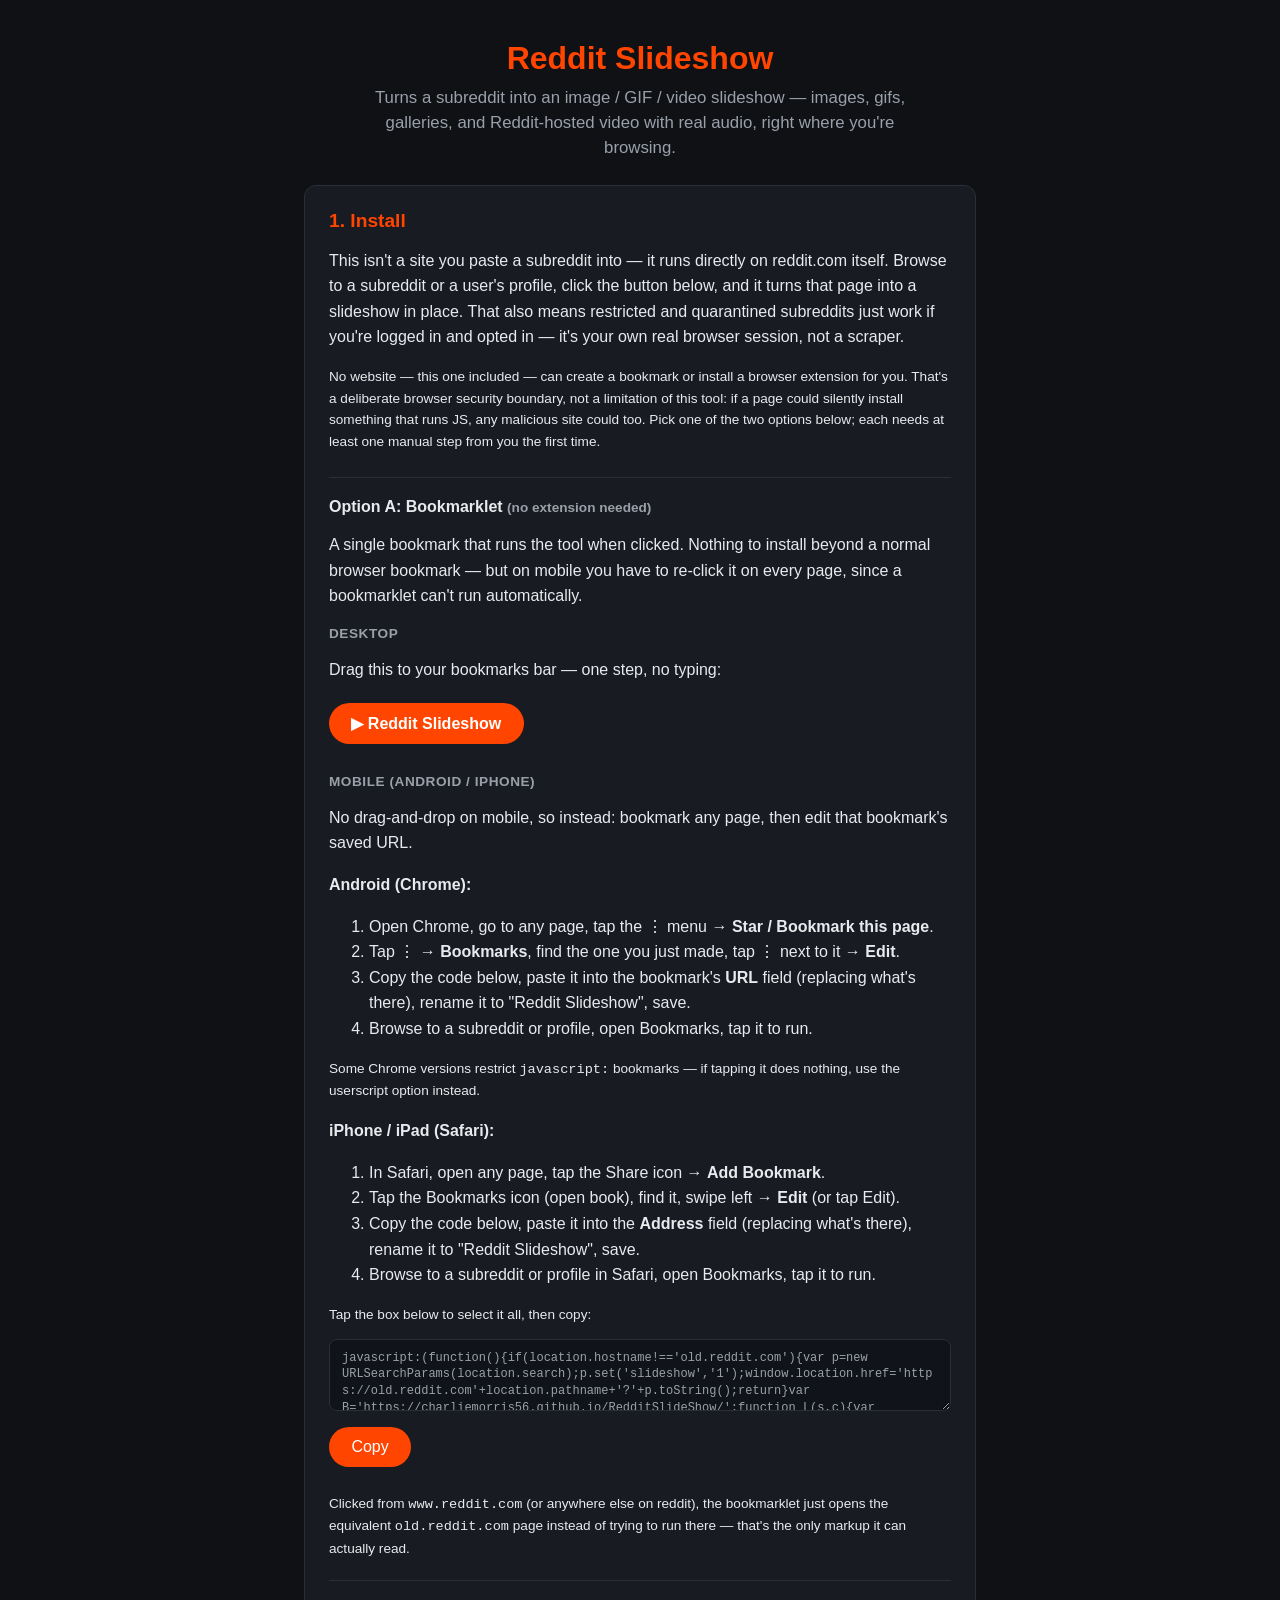
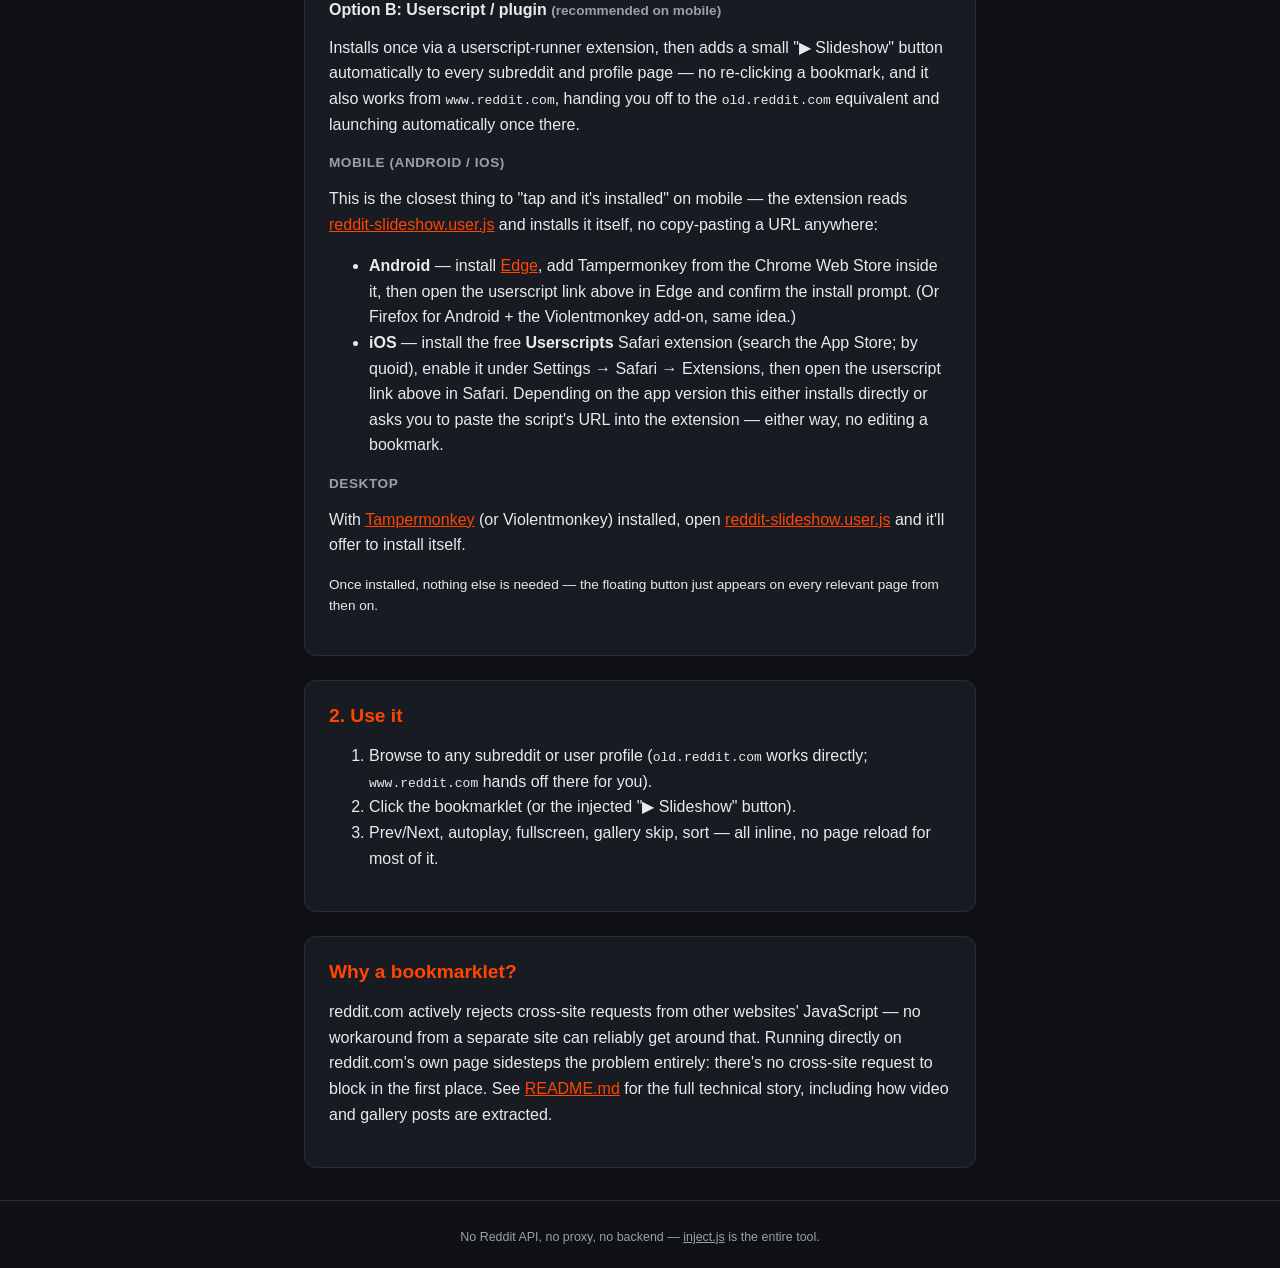
<file: RedditSlideShow/index.html>
<!DOCTYPE html>
<html lang="en">
<head>
<meta charset="UTF-8">
<meta name="viewport" content="width=device-width, initial-scale=1.0">
<title>Reddit Slideshow</title>
<link rel="stylesheet" href="style.css">
</head>
<body>

  <header class="hero">
    <h1>Reddit Slideshow</h1>
    <p class="tagline">
      Turns a subreddit into an image / GIF / video slideshow &mdash; images, gifs, galleries,
      and Reddit-hosted video with real audio, right where you're browsing.
    </p>
  </header>

  <main>
    <section class="card">
      <h2>1. Install</h2>
      <p>
        This isn't a site you paste a subreddit into &mdash; it runs directly on reddit.com
        itself. Browse to a subreddit or a user's profile, click the button below, and it turns
        that page into a slideshow in place. That also means restricted and quarantined
        subreddits just work if you're logged in and opted in &mdash; it's your own real browser
        session, not a scraper.
      </p>

      <p class="hint">
        No website &mdash; this one included &mdash; can create a bookmark or install a browser
        extension for you. That's a deliberate browser security boundary, not a limitation of
        this tool: if a page could silently install something that runs JS, any malicious site
        could too. Pick one of the two options below; each needs at least one manual step from
        you the first time.
      </p>

      <div class="install-option">
        <h3>Option A: Bookmarklet <span class="hint">(no extension needed)</span></h3>
        <p>
          A single bookmark that runs the tool when clicked. Nothing to install beyond a normal
          browser bookmark &mdash; but on mobile you have to re-click it on every page, since a
          bookmarklet can't run automatically.
        </p>

        <h4>Desktop</h4>
        <p>Drag this to your bookmarks bar &mdash; one step, no typing:</p>
        <a id="bookmarklet-link" class="bookmarklet-btn" href="#" onclick="return false;">▶ Reddit Slideshow</a>

        <h4>Mobile (Android / iPhone)</h4>
        <p>No drag-and-drop on mobile, so instead: bookmark any page, then edit that bookmark's saved URL.</p>
        <p><strong>Android (Chrome):</strong></p>
        <ol>
          <li>Open Chrome, go to any page, tap the ⋮ menu &rarr; <strong>Star / Bookmark this page</strong>.</li>
          <li>Tap ⋮ &rarr; <strong>Bookmarks</strong>, find the one you just made, tap ⋮ next to it &rarr; <strong>Edit</strong>.</li>
          <li>Copy the code below, paste it into the bookmark's <strong>URL</strong> field (replacing what's there), rename it to "Reddit Slideshow", save.</li>
          <li>Browse to a subreddit or profile, open Bookmarks, tap it to run.</li>
        </ol>
        <p class="hint">
          Some Chrome versions restrict <code>javascript:</code> bookmarks &mdash; if tapping it does
          nothing, use the userscript option instead.
        </p>
        <p><strong>iPhone / iPad (Safari):</strong></p>
        <ol>
          <li>In Safari, open any page, tap the Share icon &rarr; <strong>Add Bookmark</strong>.</li>
          <li>Tap the Bookmarks icon (open book), find it, swipe left &rarr; <strong>Edit</strong> (or tap Edit).</li>
          <li>Copy the code below, paste it into the <strong>Address</strong> field (replacing what's there), rename it to "Reddit Slideshow", save.</li>
          <li>Browse to a subreddit or profile in Safari, open Bookmarks, tap it to run.</li>
        </ol>
        <p class="hint">Tap the box below to select it all, then copy:</p>
        <textarea id="bookmarklet-code" class="code-box" readonly rows="3" onclick="this.select()"></textarea>
        <button id="copy-code-btn" type="button" class="bookmarklet-btn copy-btn">Copy</button>

        <p class="hint">
          Clicked from <code>www.reddit.com</code> (or anywhere else on reddit), the bookmarklet
          just opens the equivalent <code>old.reddit.com</code> page instead of trying to run
          there &mdash; that's the only markup it can actually read.
        </p>
      </div>

      <div class="install-option">
        <h3>Option B: Userscript / plugin <span class="hint">(recommended on mobile)</span></h3>
        <p>
          Installs once via a userscript-runner extension, then adds a small "▶ Slideshow"
          button automatically to every subreddit and profile page &mdash; no re-clicking a
          bookmark, and it also works from <code>www.reddit.com</code>, handing you off to the
          <code>old.reddit.com</code> equivalent and launching automatically once there.
        </p>

        <h4>Mobile (Android / iOS)</h4>
        <p>
          This is the closest thing to "tap and it's installed" on mobile &mdash; the extension
          reads <a href="reddit-slideshow.user.js">reddit-slideshow.user.js</a> and installs it
          itself, no copy-pasting a URL anywhere:
        </p>
        <ul>
          <li>
            <strong>Android</strong> &mdash; install
            <a href="https://edgemobileapp.microsoft.com/?adjustId=1mfkz3u3_1m6jnsdw" target="_blank" rel="noopener">Edge</a>,
            add Tampermonkey from the Chrome Web Store inside it, then open the userscript link
            above in Edge and confirm the install prompt. (Or Firefox for Android + the
            Violentmonkey add-on, same idea.)
          </li>
          <li>
            <strong>iOS</strong> &mdash; install the free <strong>Userscripts</strong> Safari
            extension (search the App Store; by quoid), enable it under
            Settings &rarr; Safari &rarr; Extensions, then open the userscript link above in
            Safari. Depending on the app version this either installs directly or asks you to
            paste the script's URL into the extension &mdash; either way, no editing a bookmark.
          </li>
        </ul>

        <h4>Desktop</h4>
        <p>
          With <a href="https://www.tampermonkey.net/" target="_blank" rel="noopener">Tampermonkey</a>
          (or Violentmonkey) installed, open
          <a href="reddit-slideshow.user.js">reddit-slideshow.user.js</a> and it'll offer to
          install itself.
        </p>

        <p class="hint">
          Once installed, nothing else is needed &mdash; the floating button just appears on
          every relevant page from then on.
        </p>
      </div>
    </section>

    <section class="card">
      <h2>2. Use it</h2>
      <ol>
        <li>Browse to any subreddit or user profile (<code>old.reddit.com</code> works directly; <code>www.reddit.com</code> hands off there for you).</li>
        <li>Click the bookmarklet (or the injected "▶ Slideshow" button).</li>
        <li>Prev/Next, autoplay, fullscreen, gallery skip, sort &mdash; all inline, no page reload for most of it.</li>
      </ol>
    </section>

    <section class="card">
      <h2>Why a bookmarklet?</h2>
      <p>
        reddit.com actively rejects cross-site requests from other websites' JavaScript &mdash;
        no workaround from a separate site can reliably get around that. Running directly on
        reddit.com's own page sidesteps the problem entirely: there's no cross-site request to
        block in the first place. See <a href="readme.html">README.md</a> for the full technical
        story, including how video and gallery posts are extracted.
      </p>
    </section>
  </main>

  <footer class="site-footer">
    <p>No Reddit API, no proxy, no backend &mdash; <a href="inject.js">inject.js</a> is the entire tool.</p>
  </footer>

<script>
  (function () {
    var BASE = "https://charliemorris56.github.io/RedditSlideShow/";
    var src =
      "javascript:(function(){if(location.hostname!=='old.reddit.com'){var p=new URLSearchParams(location.search);" +
      "p.set('slideshow','1');window.location.href='https://old.reddit.com'+location.pathname+'?'+p.toString();return}" +
      "var B='" + BASE + "';function L(s,c){var e=document.createElement('script');" +
      "e.src=s;e.onload=c;e.onerror=function(){alert('Reddit Slideshow: failed to load '+s)};" +
      "document.body.appendChild(e)}if(window.__redditSlideshowLoaded){window.__redditSlideshowToggle(true);" +
      "return}function C(){L(B+'inject.js?t='+Date.now(),function(){})}if(window.Hls){C()}else{" +
      "L(B+'vendor/hls.min.js',C)}})();";
    document.getElementById("bookmarklet-link").setAttribute("href", src);
    document.getElementById("bookmarklet-code").value = src;

    var copyBtn = document.getElementById("copy-code-btn");
    copyBtn.addEventListener("click", function () {
      var codeBox = document.getElementById("bookmarklet-code");
      var original = copyBtn.textContent;
      function done(ok) {
        copyBtn.textContent = ok ? "Copied!" : "Copy failed — select manually";
        setTimeout(function () {
          copyBtn.textContent = original;
        }, 1500);
      }
      if (navigator.clipboard && navigator.clipboard.writeText) {
        navigator.clipboard.writeText(src).then(function () {
          done(true);
        }, function () {
          codeBox.select();
          done(document.execCommand("copy"));
        });
      } else {
        codeBox.select();
        done(document.execCommand("copy"));
      }
    });
  })();
</script>
</body>
</html>
</file>
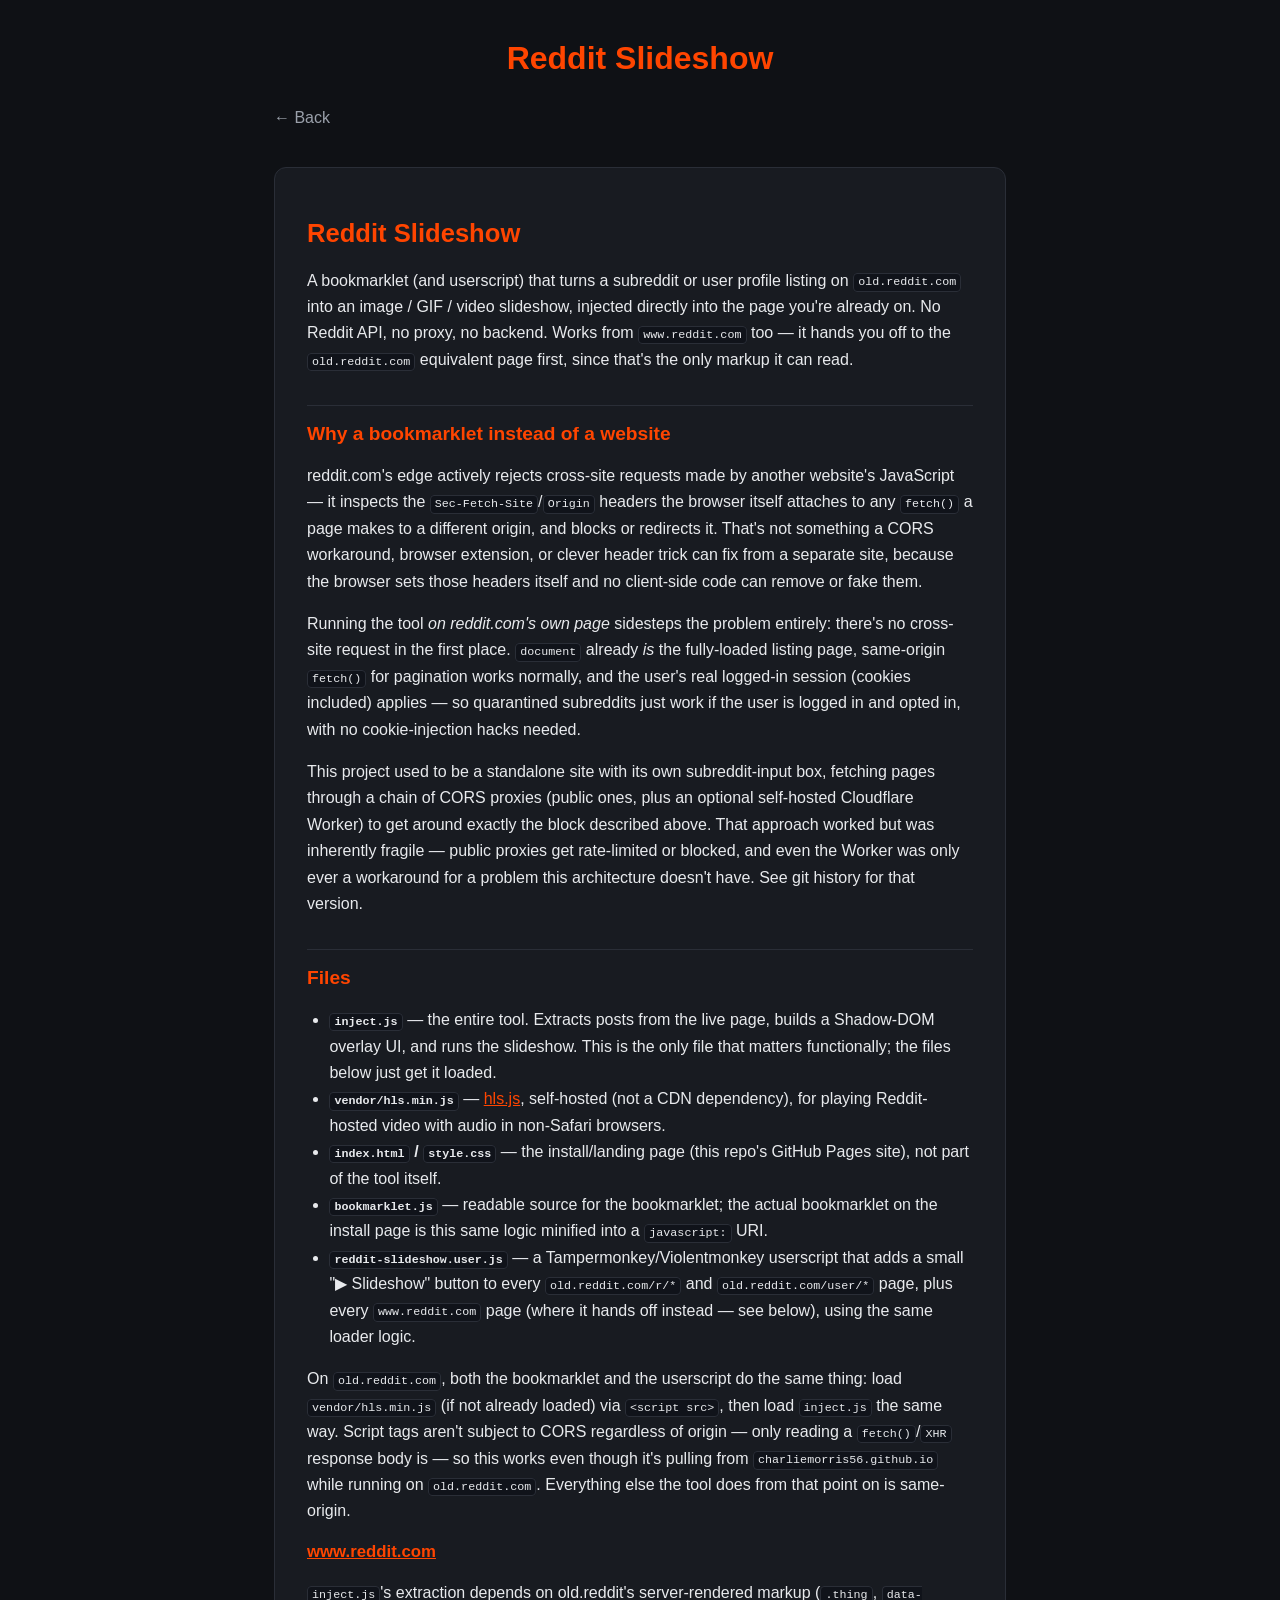
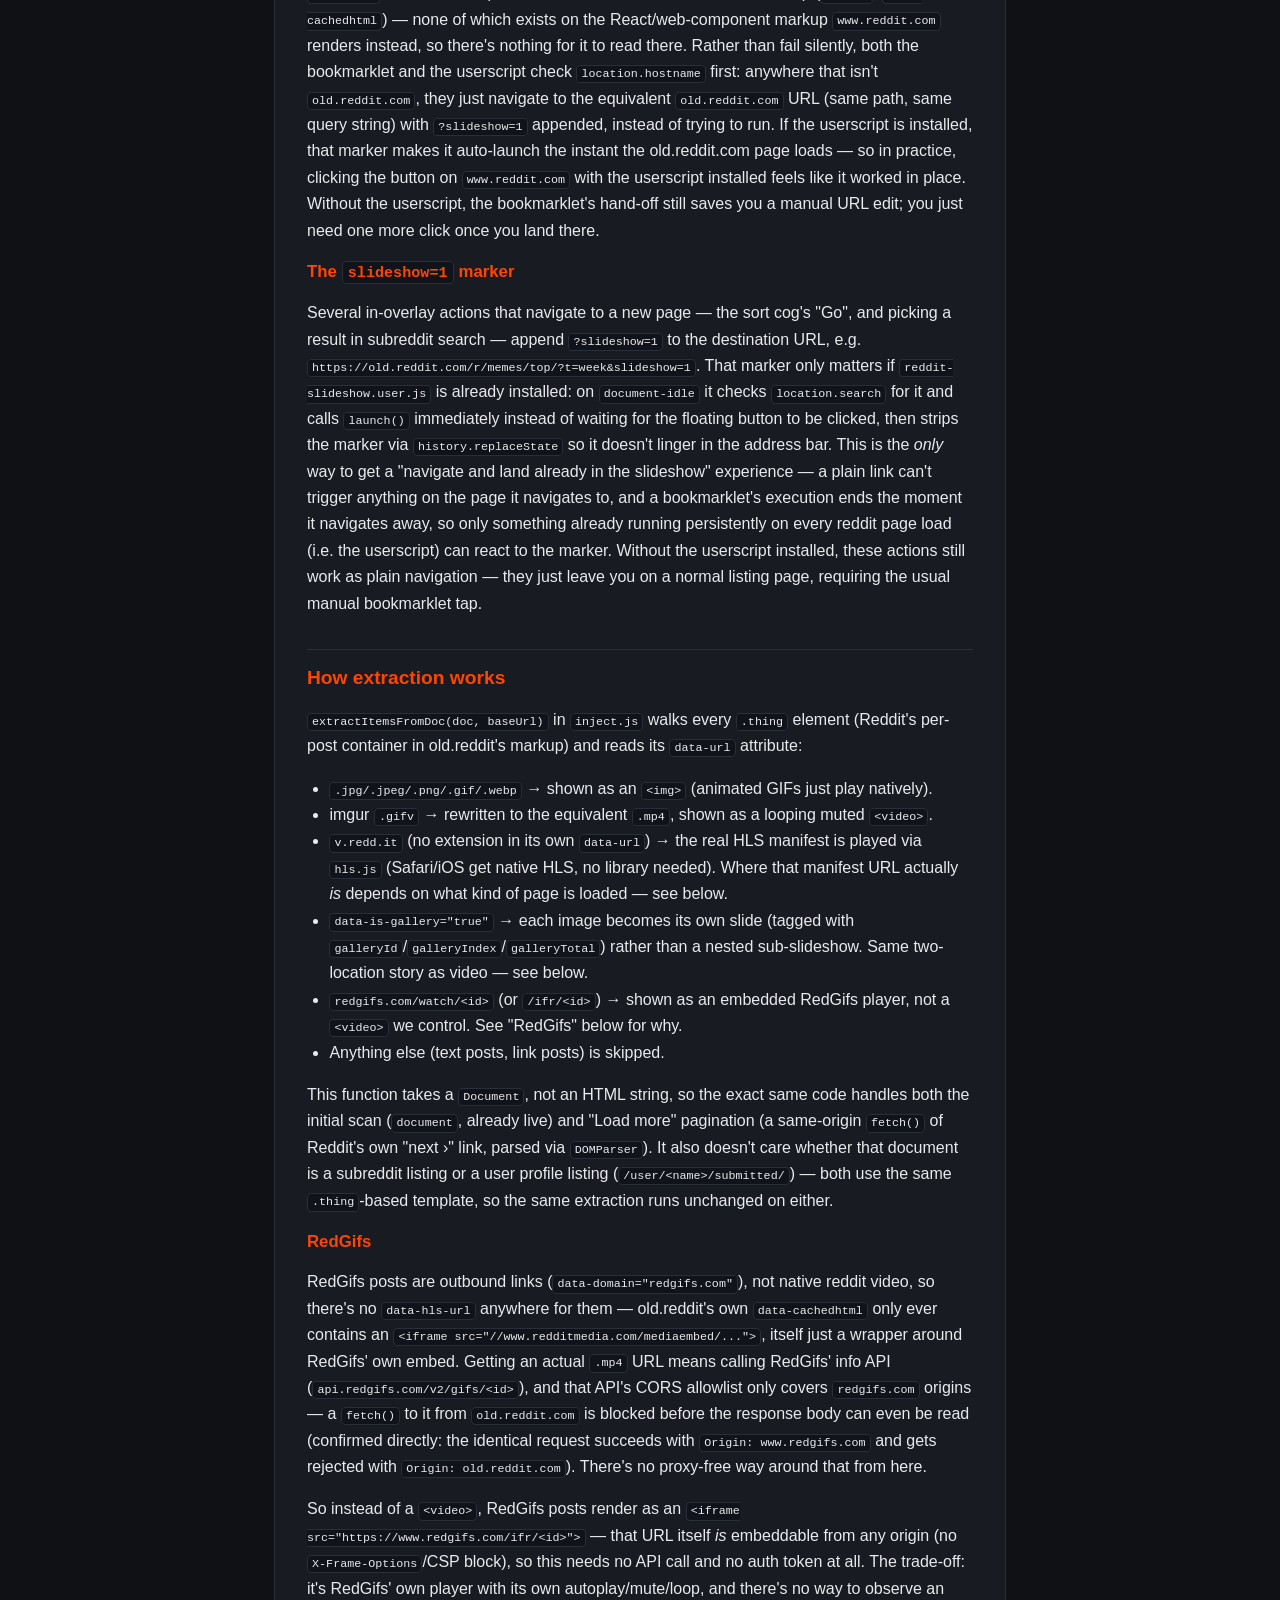
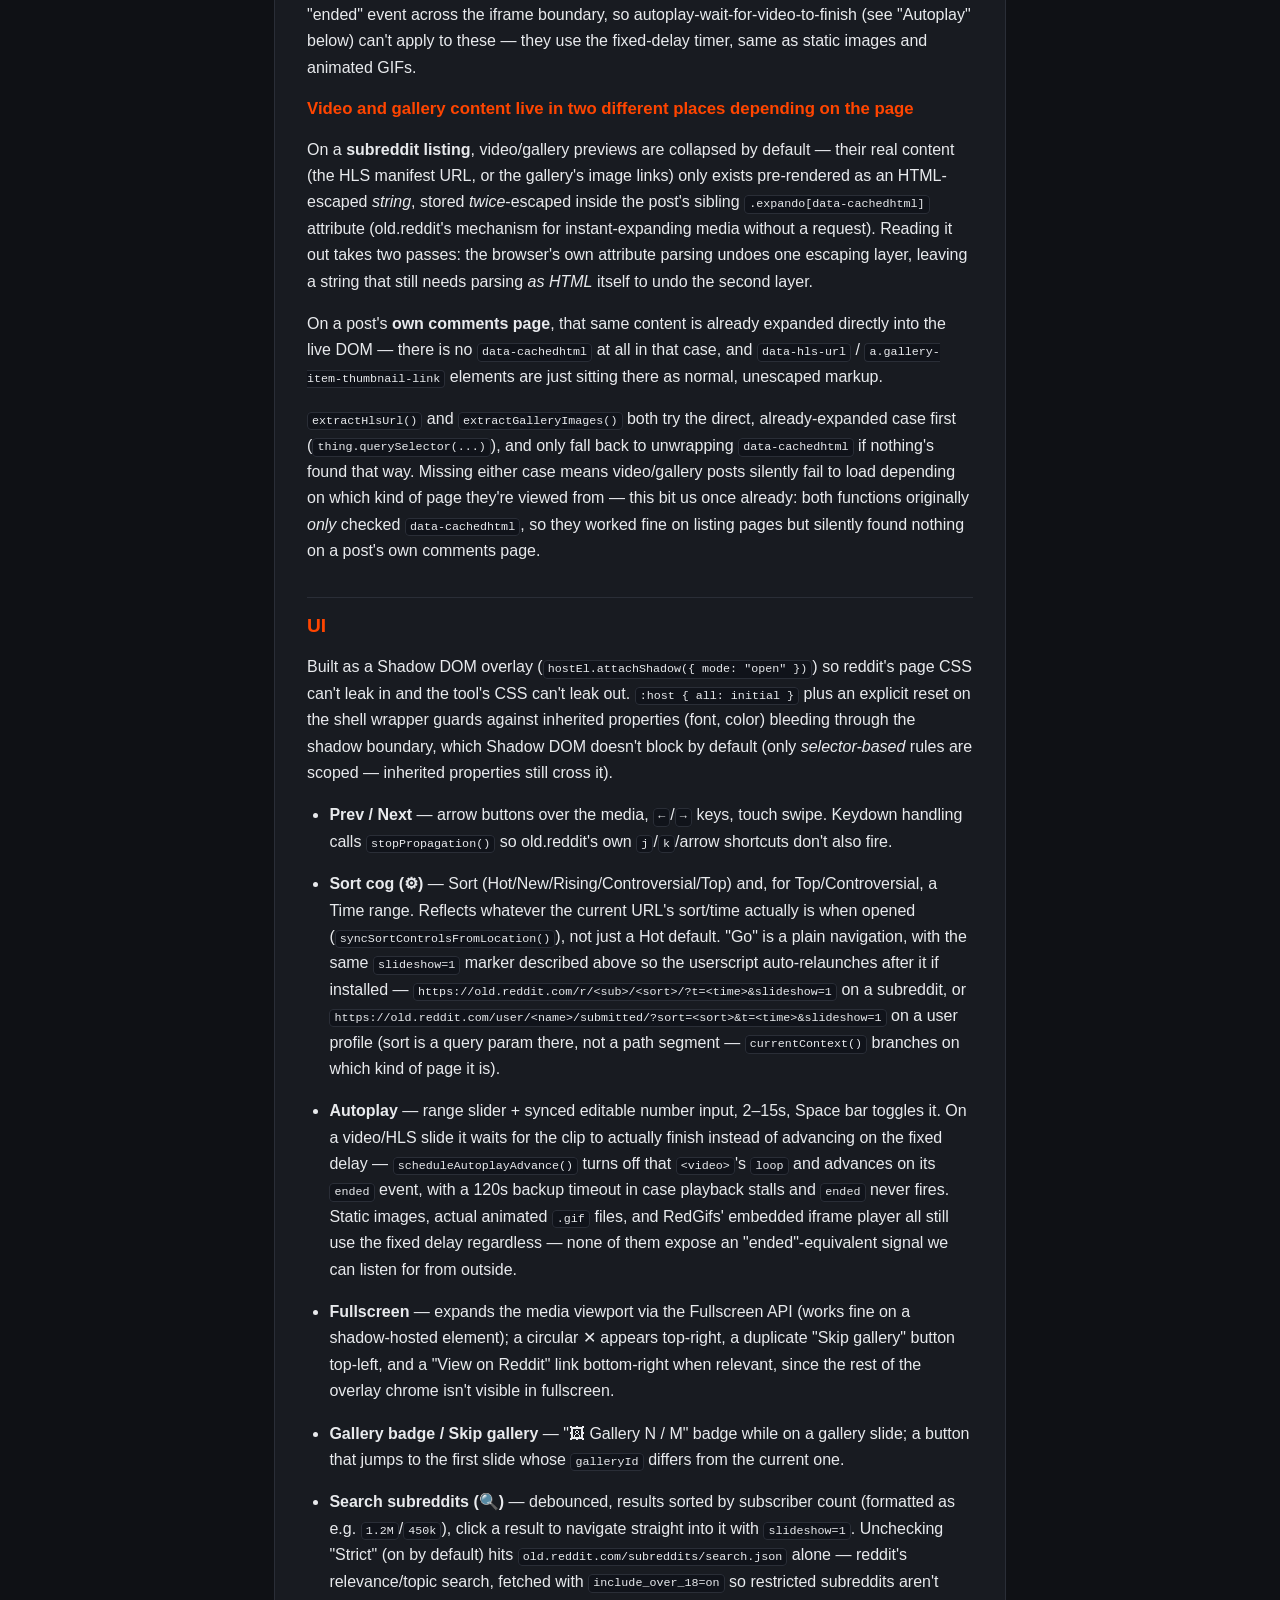
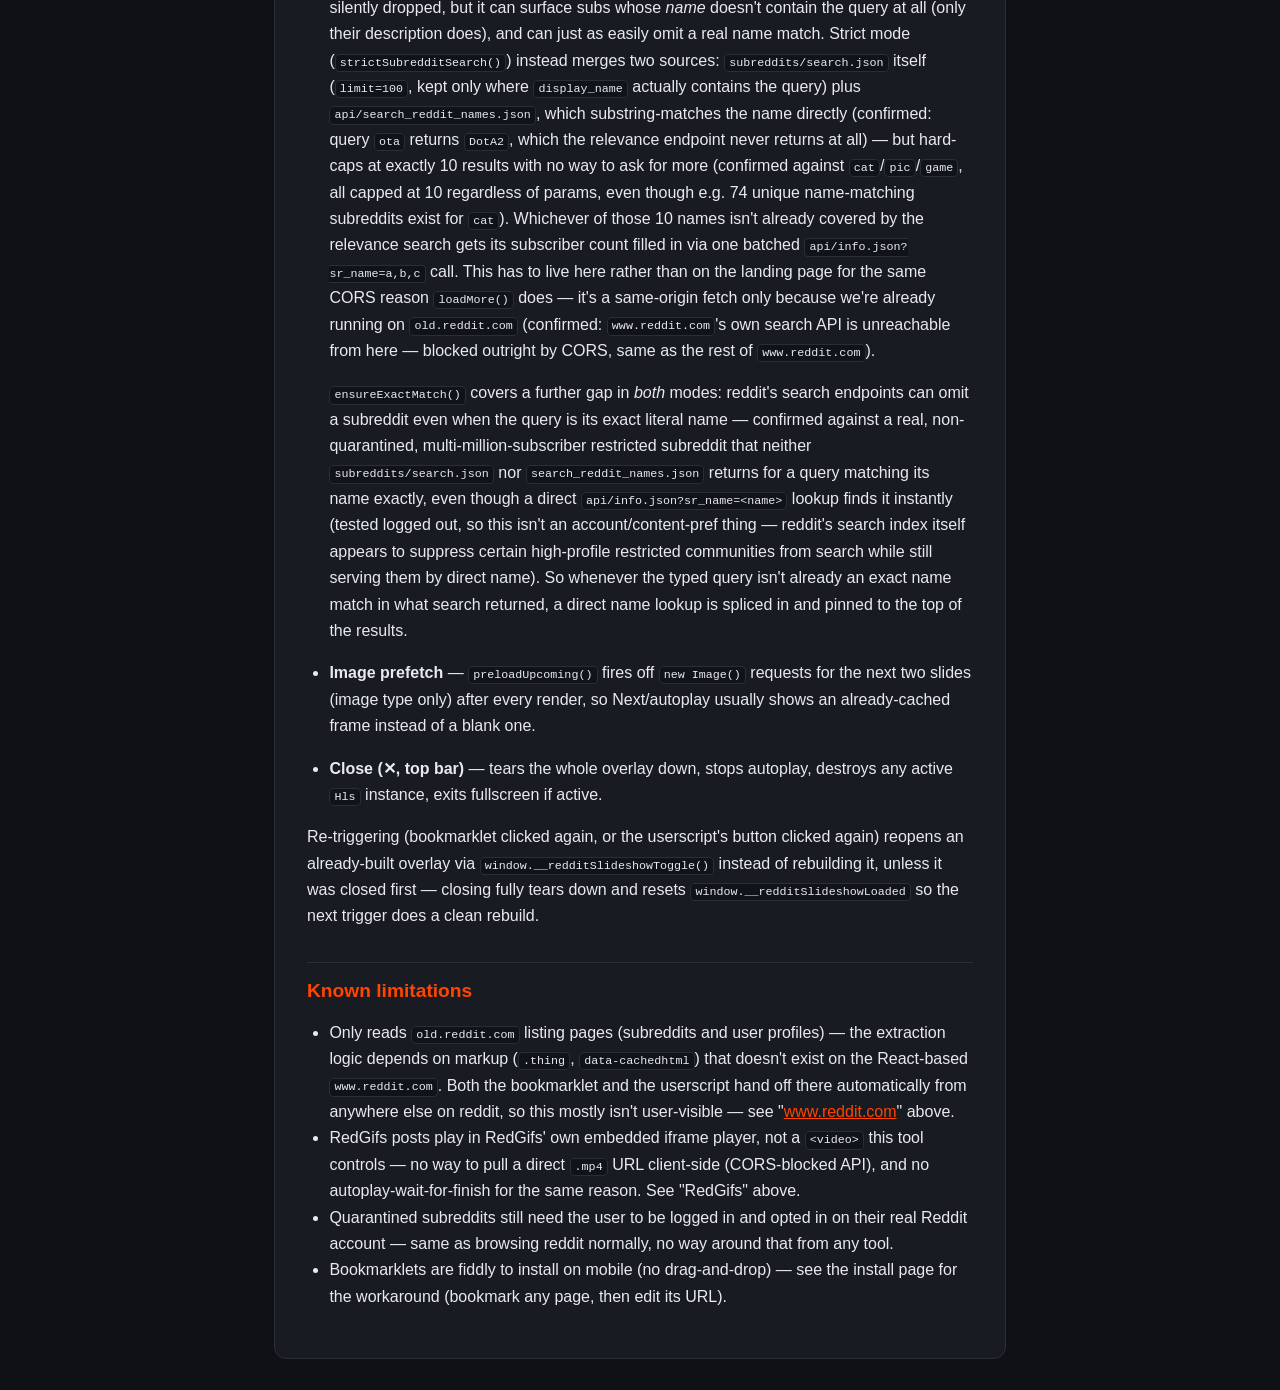
<file: RedditSlideShow/readme.html>
<!DOCTYPE html>
<html lang="en">
<head>
<meta charset="UTF-8">
<meta name="viewport" content="width=device-width, initial-scale=1.0">
<title>Reddit Slideshow — README</title>
<link rel="stylesheet" href="style.css">
<style>
  main.readme {
    max-width: 780px;
  }
  .readme-body {
    background: var(--panel);
    border: 1px solid var(--panel-border);
    border-radius: 12px;
    padding: 2rem;
    line-height: 1.65;
  }
  .readme-body h1, .readme-body h2, .readme-body h3 {
    color: var(--accent);
    line-height: 1.3;
  }
  .readme-body h1 { font-size: 1.6rem; }
  .readme-body h2 {
    font-size: 1.2rem;
    margin-top: 2rem;
    padding-top: 1rem;
    border-top: 1px solid var(--panel-border);
  }
  .readme-body h3 { font-size: 1.05rem; }
  .readme-body a { color: var(--accent); }
  .readme-body code {
    background: #10131a;
    border: 1px solid var(--panel-border);
    border-radius: 4px;
    padding: 0.1em 0.35em;
    font-size: 0.9em;
  }
  .readme-body pre {
    background: #10131a;
    border: 1px solid var(--panel-border);
    border-radius: 8px;
    padding: 1rem;
    overflow-x: auto;
  }
  .readme-body pre code {
    background: none;
    border: none;
    padding: 0;
  }
  .readme-body table {
    border-collapse: collapse;
    width: 100%;
    margin: 1rem 0;
  }
  .readme-body th, .readme-body td {
    border: 1px solid var(--panel-border);
    padding: 0.5rem 0.75rem;
    text-align: left;
  }
  .readme-body ul, .readme-body ol {
    padding-left: 1.4rem;
  }
  .back-link {
    display: inline-block;
    margin-bottom: 1rem;
    color: var(--text-dim);
    text-decoration: none;
  }
  .back-link:hover { color: var(--accent); }
</style>
</head>
<body>

  <header class="hero">
    <h1>Reddit Slideshow</h1>
  </header>

  <main class="readme">
    <a class="back-link" href="index.html">&larr; Back</a>
    <div id="readme-body" class="readme-body">
      <p style="color: var(--text-dim);">Loading README&hellip;</p>
    </div>
  </main>

<script src="vendor/marked.umd.js"></script>
<script>
  (function () {
    fetch("README.md")
      .then(function (res) {
        if (!res.ok) throw new Error("HTTP " + res.status);
        return res.text();
      })
      .then(function (markdown) {
        document.getElementById("readme-body").innerHTML = marked.parse(markdown);
      })
      .catch(function (err) {
        document.getElementById("readme-body").innerHTML =
          "<p style='color: var(--danger, #ff6b6b);'>Couldn't load README.md (" +
          err.message +
          "). <a href='README.md'>View the raw file instead</a>.</p>";
      });
  })();
</script>
</body>
</html>
</file>
<file: RedditSlideShow/style.css>
:root {
  --bg: #0f1115;
  --panel: #181b21;
  --panel-border: #2a2e37;
  --text: #e8eaed;
  --text-dim: #9aa0aa;
  --accent: #ff4500;
  --accent-hover: #ff5e1f;
}

* { box-sizing: border-box; }

html, body {
  margin: 0;
  padding: 0;
  background: var(--bg);
  color: var(--text);
  font-family: -apple-system, BlinkMacSystemFont, "Segoe UI", Roboto, Helvetica, Arial, sans-serif;
  min-height: 100%;
}

body {
  display: flex;
  flex-direction: column;
  min-height: 100vh;
}

.hero {
  padding: 2.5rem 1.5rem 1.5rem;
  text-align: center;
}

.hero h1 {
  color: var(--accent);
  margin: 0 0 0.5rem;
  font-size: 2rem;
}

.tagline {
  color: var(--text-dim);
  max-width: 60ch;
  margin: 0 auto;
  font-size: 1.05rem;
  line-height: 1.5;
}

main {
  flex: 1;
  max-width: 720px;
  width: 100%;
  margin: 0 auto;
  padding: 0 1.5rem 2rem;
  display: flex;
  flex-direction: column;
  gap: 1.5rem;
}

.card {
  background: var(--panel);
  border: 1px solid var(--panel-border);
  border-radius: 12px;
  padding: 1.5rem;
}

.card h2 {
  margin-top: 0;
  color: var(--accent);
  font-size: 1.2rem;
}

.card h3 {
  font-size: 1rem;
  margin: 0 0 0.4rem;
}

.card h4 {
  font-size: 0.85rem;
  text-transform: uppercase;
  letter-spacing: 0.04em;
  color: var(--text-dim);
  margin: 1.1rem 0 0.4rem;
}

.card p, .card li {
  line-height: 1.6;
  color: var(--text);
}

.card a:not(.bookmarklet-btn) {
  color: var(--accent);
}

.hint {
  color: var(--text-dim);
  font-size: 0.85rem;
}

.install-option {
  margin-top: 1.25rem;
  padding-top: 1.25rem;
  border-top: 1px solid var(--panel-border);
}

.install-option:first-of-type {
  margin-top: 1.5rem;
}

.bookmarklet-btn {
  display: inline-block;
  padding: 0.7rem 1.4rem;
  border-radius: 999px;
  background: var(--accent);
  color: white;
  font-weight: 700;
  text-decoration: none;
  cursor: grab;
  margin: 0.25rem 0 0.75rem;
}

.bookmarklet-btn:hover { background: var(--accent-hover); }

.code-box {
  display: block;
  width: 100%;
  margin: 0.5rem 0 0.75rem;
  padding: 0.6rem 0.75rem;
  border-radius: 8px;
  border: 1px solid var(--panel-border);
  background: #10131a;
  color: var(--text-dim);
  font-family: ui-monospace, SFMono-Regular, Menlo, Consolas, monospace;
  font-size: 0.75rem;
  line-height: 1.4;
  resize: vertical;
}

.copy-btn {
  cursor: pointer;
  border: none;
  font: inherit;
}

.site-footer {
  padding: 1rem 1.5rem;
  border-top: 1px solid var(--panel-border);
  color: var(--text-dim);
  font-size: 0.78rem;
  text-align: center;
}

.site-footer a { color: var(--text-dim); }

@media (max-width: 640px) {
  .hero { padding: 2rem 1rem 1rem; }
  .hero h1 { font-size: 1.6rem; }
  main { padding: 0 1rem 1.5rem; }
  .card { padding: 1.1rem; }
  /* iOS Safari auto-zooms on focus for inputs under 16px */
  .code-box {
    font-size: 16px;
  }
  .bookmarklet-btn {
    padding: 0.9rem 1.4rem;
    min-height: 48px;
  }
}
</file>
